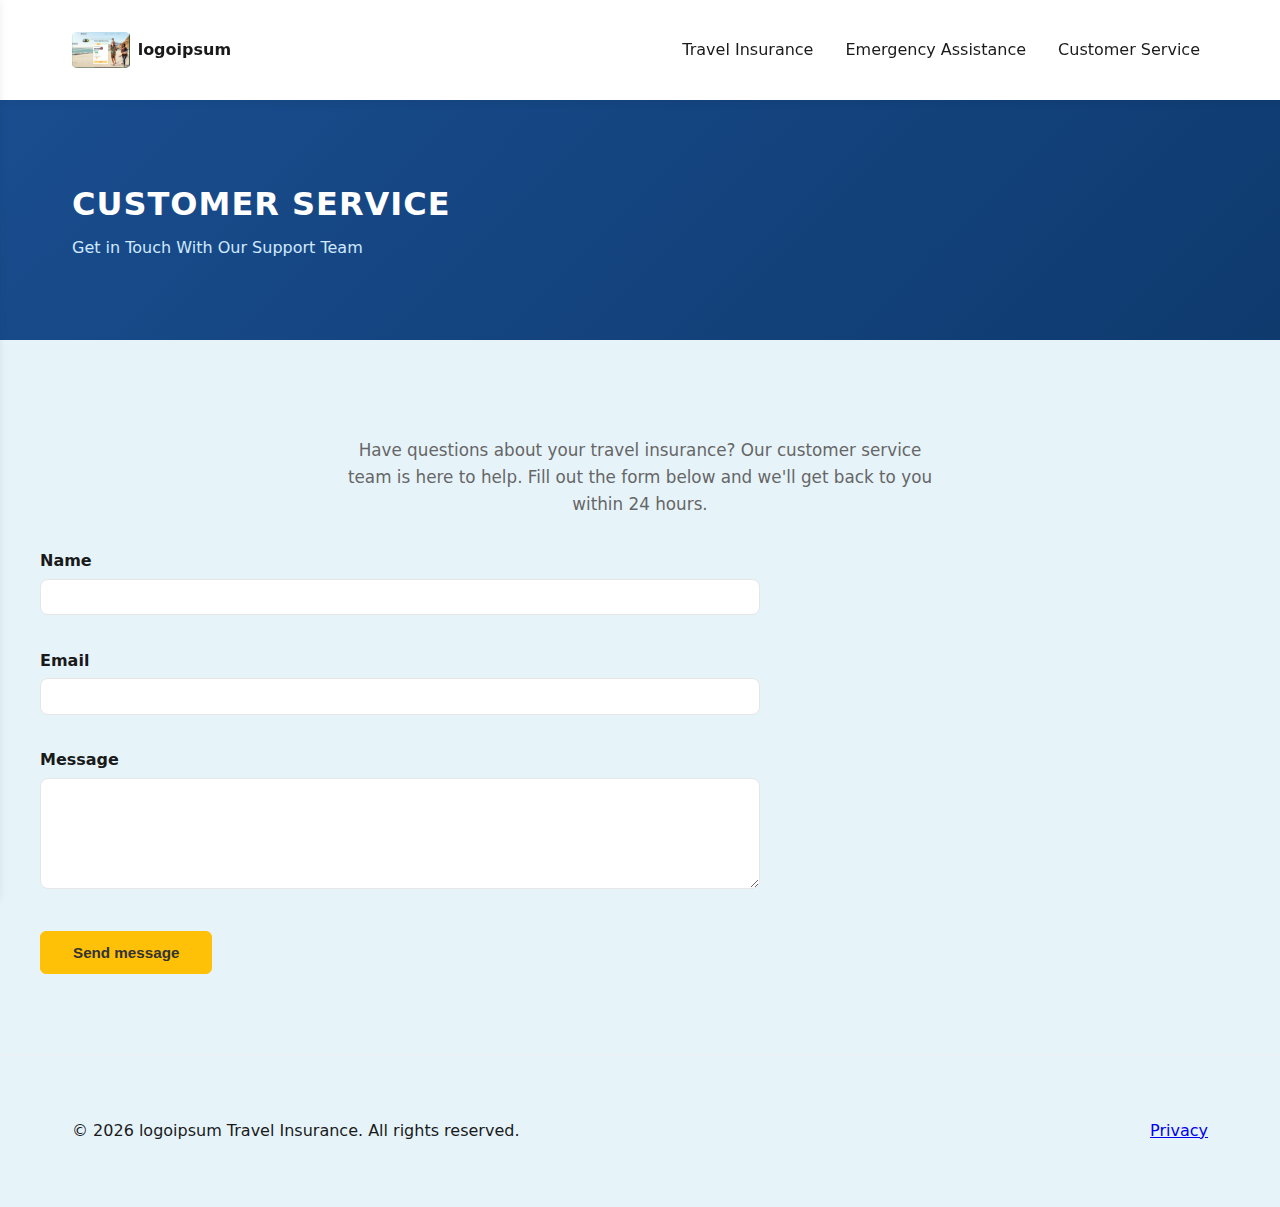
<file: contact.html>
<!doctype html>
<html lang="en">
<head>
  <meta charset="utf-8" />
  <meta name="viewport" content="width=device-width,initial-scale=1" />
  <title>Customer Service - logoipsum Travel Insurance</title>
  <meta name="description" content="Contact our customer service team for travel insurance support and inquiries." />
  <link rel="stylesheet" href="css/style.css" />
  <script defer src="js/script.js"></script>
</head>
<body>
  <header class="site-header">
    <div class="container header-inner">
      <a href="index.html" class="brand">
        <img src="images/img1.png" alt="logoipsum logo" class="brand__logo" />
        <span class="brand__text">logoipsum</span>
      </a>
      <nav class="nav" aria-label="Main navigation">
        <button id="nav-toggle" class="nav__toggle" aria-expanded="false" aria-controls="nav-drawer">
          Menu
        </button>
        <ul id="nav-desktop" class="nav__list">
          <li><a href="index.html">Travel Insurance</a></li>
          <li><a href="services.html">Emergency Assistance</a></li>
          <li><a href="contact.html">Customer Service</a></li>
        </ul>
      </nav>
    </div>
  </header>

  <!-- Mobile Navigation Drawer -->
  <div id="nav-drawer" class="nav-drawer" aria-hidden="true" role="navigation">
    <div class="drawer-header">
      <a href="index.html" class="brand" style="margin: 0;">
        <img src="images/img1.png" alt="logoipsum" class="brand__logo" />
        <span class="brand__text">logoipsum</span>
      </a>
      <button id="drawer-close" class="drawer-close" aria-label="Close menu">
        <span>×</span>
      </button>
    </div>
    <div class="drawer-menu">
      <div class="menu-item">
        <button class="menu-toggle" data-menu="travel" aria-expanded="false">
          <span class="menu-label">Travel Insurance</span>
          <span class="menu-arrow">^</span>
        </button>
        <ul class="submenu" id="travel-menu">
          <li><a href="#">Plans</a></li>
          <li><a href="#">Upgrades</a></li>
          <li><a href="#">Traveller Type</a></li>
          <li><a href="#">Trip Type</a></li>
          <li><a href="#">Benefits</a></li>
        </ul>
      </div>
      <div class="menu-item">
        <a href="services.html" class="menu-link">Emergency Assistance</a>
      </div>
      <div class="menu-item">
        <button class="menu-toggle" data-menu="service" aria-expanded="false">
          <span class="menu-label">Customer Service</span>
          <span class="menu-arrow">^</span>
        </button>
        <ul class="submenu" id="service-menu">
          <li><a href="contact.html">Contact Us</a></li>
          <li><a href="#">Support</a></li>
        </ul>
      </div>
    </div>
  </div>

  <div id="drawer-overlay" class="drawer-overlay" hidden></div>

  <main>
    <!-- Contact Hero Section -->
    <section class="contact-hero">
      <div class="container">
        <h1>Customer Service</h1>
        <p class="lead">Get in Touch With Our Support Team</p>
      </div>
    </section>

    <!-- Contact Form Section -->
    <section class="container" style="padding:3rem 0;">
      <div class="contact-intro">
        <p>Have questions about your travel insurance? Our customer service team is here to help. Fill out the form below and we'll get back to you within 24 hours.</p>
      </div>

      <form id="contact-form" class="contact-form" method="post" action="/thank-you" novalidate>
        <div class="form-row">
          <label for="name">Name</label>
          <input id="name" name="name" type="text" required minlength="2" aria-required="true" />
          <div class="error" id="err-name" aria-live="polite"></div>
        </div>

        <div class="form-row">
          <label for="email">Email</label>
          <input id="email" name="email" type="email" required aria-required="true" />
          <div class="error" id="err-email" aria-live="polite"></div>
        </div>

        <div class="form-row">
          <label for="message">Message</label>
          <textarea id="message" name="message" rows="6" required aria-required="true"></textarea>
          <div class="error" id="err-message" aria-live="polite"></div>
        </div>

        <div class="form-actions">
          <button id="submit-btn" class="btn btn-primary" type="submit">Send message</button>
        </div>

        <div id="form-status" role="status" aria-live="polite"></div>
      </form>
    </section>
  </main>

  <footer class="site-footer">
    <div class="container footer-inner">
      <p>© <span id="year"></span> logoipsum Travel Insurance. All rights reserved.</p>
      <nav aria-label="Footer links">
        <a href="privacy.html">Privacy</a>
      </nav>
    </div>
  </footer>
</body>
</html>
</file>
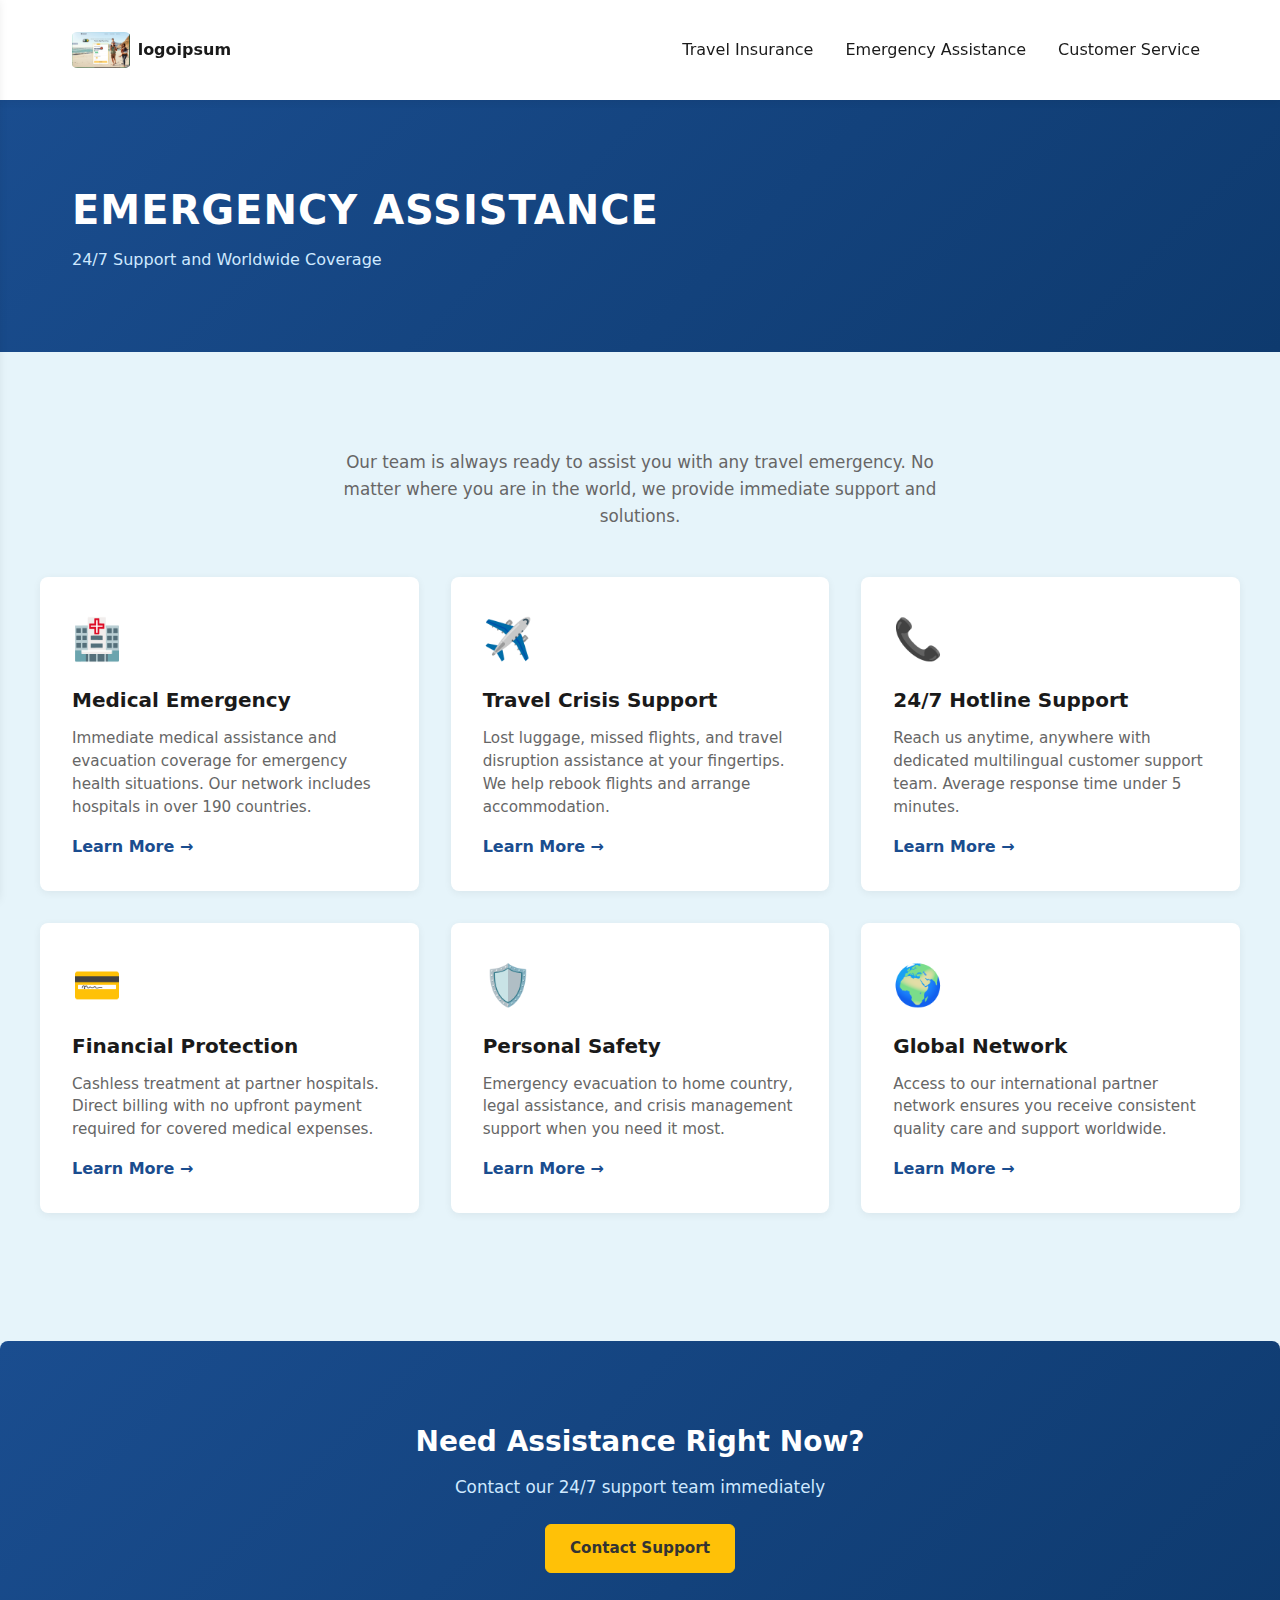
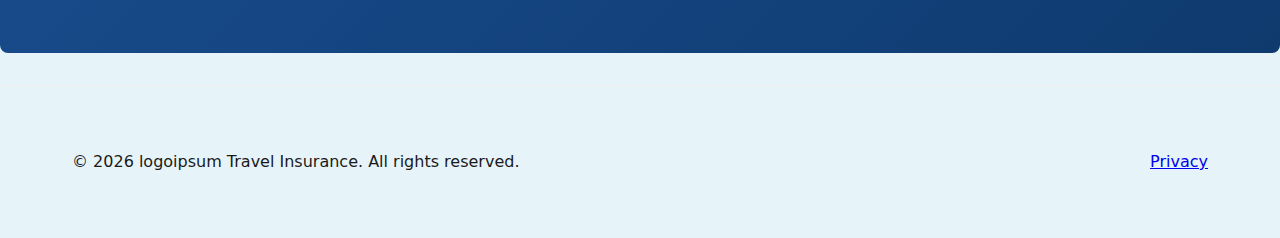
<file: services.html>
<!doctype html>
<html lang="en">
<head>
  <meta charset="utf-8" />
  <meta name="viewport" content="width=device-width,initial-scale=1" />
  <title>Emergency Assistance - logoipsum Travel Insurance</title>
  <meta name="description" content="24/7 Emergency Assistance services for travel insurance coverage and support." />
  <link rel="stylesheet" href="css/style.css" />
  <script defer src="js/script.js"></script>
</head>
<body>
  <header class="site-header">
    <div class="container header-inner">
      <a href="index.html" class="brand">
        <img src="images/img1.png" alt="logoipsum logo" class="brand__logo" />
        <span class="brand__text">logoipsum</span>
      </a>
      <nav class="nav" aria-label="Main navigation">
        <button id="nav-toggle" class="nav__toggle" aria-expanded="false" aria-controls="nav-drawer">
          Menu
        </button>
        <ul id="nav-desktop" class="nav__list">
          <li><a href="index.html">Travel Insurance</a></li>
          <li><a href="services.html">Emergency Assistance</a></li>
          <li><a href="contact.html">Customer Service</a></li>
        </ul>
      </nav>
    </div>
  </header>

  <!-- Mobile Navigation Drawer -->
  <div id="nav-drawer" class="nav-drawer" aria-hidden="true" role="navigation">
    <div class="drawer-header">
      <a href="index.html" class="brand" style="margin: 0;">
        <img src="images/img1.png" alt="logoipsum" class="brand__logo" />
        <span class="brand__text">logoipsum</span>
      </a>
      <button id="drawer-close" class="drawer-close" aria-label="Close menu">
        <span>×</span>
      </button>
    </div>
    <div class="drawer-menu">
      <div class="menu-item">
        <button class="menu-toggle" data-menu="travel" aria-expanded="false">
          <span class="menu-label">Travel Insurance</span>
          <span class="menu-arrow">^</span>
        </button>
        <ul class="submenu" id="travel-menu">
          <li><a href="#">Plans</a></li>
          <li><a href="#">Upgrades</a></li>
          <li><a href="#">Traveller Type</a></li>
          <li><a href="#">Trip Type</a></li>
          <li><a href="#">Benefits</a></li>
        </ul>
      </div>
      <div class="menu-item">
        <a href="services.html" class="menu-link">Emergency Assistance</a>
      </div>
      <div class="menu-item">
        <button class="menu-toggle" data-menu="service" aria-expanded="false">
          <span class="menu-label">Customer Service</span>
          <span class="menu-arrow">^</span>
        </button>
        <ul class="submenu" id="service-menu">
          <li><a href="contact.html">Contact Us</a></li>
          <li><a href="#">Support</a></li>
        </ul>
      </div>
    </div>
  </div>

  <div id="drawer-overlay" class="drawer-overlay" hidden></div>

  <main>
    <!-- Services Hero Section -->
    <section class="services-hero">
      <div class="container">
        <h1>Emergency Assistance</h1>
        <p class="lead">24/7 Support and Worldwide Coverage</p>
      </div>
    </section>

    <!-- Services Content -->
    <section class="container" style="padding:3rem 0;">
      <div class="services-intro">
        <p>Our team is always ready to assist you with any travel emergency. No matter where you are in the world, we provide immediate support and solutions.</p>
      </div>

      <div class="services-grid">
        <div class="service-item">
          <div class="service-icon">🏥</div>
          <h3>Medical Emergency</h3>
          <p>Immediate medical assistance and evacuation coverage for emergency health situations. Our network includes hospitals in over 190 countries.</p>
          <a href="#" class="service-link">Learn More →</a>
        </div>

        <div class="service-item">
          <div class="service-icon">✈️</div>
          <h3>Travel Crisis Support</h3>
          <p>Lost luggage, missed flights, and travel disruption assistance at your fingertips. We help rebook flights and arrange accommodation.</p>
          <a href="#" class="service-link">Learn More →</a>
        </div>

        <div class="service-item">
          <div class="service-icon">📞</div>
          <h3>24/7 Hotline Support</h3>
          <p>Reach us anytime, anywhere with dedicated multilingual customer support team. Average response time under 5 minutes.</p>
          <a href="#" class="service-link">Learn More →</a>
        </div>

        <div class="service-item">
          <div class="service-icon">💳</div>
          <h3>Financial Protection</h3>
          <p>Cashless treatment at partner hospitals. Direct billing with no upfront payment required for covered medical expenses.</p>
          <a href="#" class="service-link">Learn More →</a>
        </div>

        <div class="service-item">
          <div class="service-icon">🛡️</div>
          <h3>Personal Safety</h3>
          <p>Emergency evacuation to home country, legal assistance, and crisis management support when you need it most.</p>
          <a href="#" class="service-link">Learn More →</a>
        </div>

        <div class="service-item">
          <div class="service-icon">🌍</div>
          <h3>Global Network</h3>
          <p>Access to our international partner network ensures you receive consistent quality care and support worldwide.</p>
          <a href="#" class="service-link">Learn More →</a>
        </div>
      </div>
    </section>

    <!-- CTA Section -->
    <section class="services-cta">
      <div class="container">
        <h2>Need Assistance Right Now?</h2>
        <p>Contact our 24/7 support team immediately</p>
        <a href="contact.html" class="btn btn-primary">Contact Support</a>
      </div>
    </section>
  </main>

  <footer class="site-footer">
    <div class="container footer-inner">
      <p>© <span id="year"></span> logoipsum Travel Insurance. All rights reserved.</p>
      <nav aria-label="Footer links">
        <a href="privacy.html">Privacy</a>
      </nav>
    </div>
  </footer>
</body>
</html>
</file>
<file: css/style.css>
:root{
  --max-width: 1200px;
  --container-pad: 2rem;
  --brand: #1a4d8f;
  --primary-accent: #ffc107;
  --secondary-accent: #ff9800;
  --bg: #e6f4fa;
  --muted: #666666;
  --card-bg: #ffffff;
  --radius: 8px;
  --focus: 3px solid rgba(26,77,143,0.15);
  --text: #1a1a1a;
  --shadow: 0 4px 12px rgba(20,20,20,0.1);
  font-family: system-ui, -apple-system, "Segoe UI", Roboto, "Helvetica Neue", Arial;
  color-scheme: light;
}

*{box-sizing:border-box}
html,body{height:100%}
body{
  margin:0;
  background:var(--bg);
  color:var(--text);
  line-height:1.5;
  -webkit-font-smoothing:antialiased;
  font-size:16px;
}

.container{
  width:100%;
  max-width:var(--max-width);
  margin:0 auto;
  padding:var(--container-pad);
}

.header-inner, .footer-inner {display:flex;align-items:center;justify-content:space-between;gap:1rem}
.site-header{
  background:#ffffff;
  position:sticky;
  top:0;
  z-index:40;
  box-shadow:0 2px 8px rgba(0,0,0,0.06);
}

.brand{display:flex;align-items:center;gap:.5rem;text-decoration:none;color:inherit;font-weight:600}
.brand__logo{height:36px;width:auto;border-radius: 10%;}

.nav{display:flex;align-items:center;gap:1rem}
.nav__toggle{display:inline-block;background:none;border:1px solid #eee;padding:.4rem .6rem;border-radius:6px;cursor:pointer}
.nav__list{list-style:none;padding:0;margin:0;display:none;gap:1rem}
.nav a{text-decoration:none;color:inherit;padding:.5rem;border-radius:8px;transition:all 0.2s}
.nav a:hover{background:#f0f0f0;color:var(--brand)}
.nav a:focus{outline:var(--focus)}

@media (min-width:900px){
  .nav__toggle{display:none}
  .nav__list{display:flex}
}

.hero{padding:3rem 0;background:linear-gradient(135deg, #e6f4fa 0%, #d4ebf7 100%)}
.hero-inner{display:flex;flex-direction:column;gap:1.5rem;align-items:stretch}
.hero-content{flex:1;order:1}
.hero-media{order:2}
.hero-subtitle{color:#1a4d8f;font-size:0.85rem;font-weight:600;letter-spacing:2px;margin:0 0 1rem;text-transform:uppercase}
.hero-content h1{margin:0 0 2rem;font-size:2.5rem;line-height:1.2;color:#1a1a1a}
.lead{color:var(--muted);margin:0 0 1rem}

.quote-form{background:#ffffff;border-radius:12px;padding:2rem;box-shadow:0 8px 24px rgba(0,0,0,0.08)}
.form-tabs{display:flex;gap:0;margin-bottom:1.5rem;border-bottom:2px solid #f0f0f0}
.tab-btn{background:none;border:none;padding:0.75rem 1.5rem;font-size:1rem;font-weight:600;color:#999;cursor:pointer;position:relative;margin-bottom:-2px;border-bottom:3px solid transparent;transition:all 0.3s}
.tab-btn.active{color:var(--brand);border-bottom-color:var(--primary-accent)}
.tab-btn:hover{color:var(--brand)}

.form-content{display:flex;flex-direction:column;gap:1.5rem}
.form-group{display:flex;flex-direction:column}
.form-group label{font-weight:600;margin-bottom:0.5rem;color:#1a1a1a;font-size:0.95rem}

.destination-input{position:relative}
.destination-input input{width:100%;padding:0.75rem;border:1px solid #e0e0e0;border-radius:6px;font-size:0.95rem}
.destination-input input:focus{outline:var(--focus);border-color:var(--brand)}
.selected-destinations{display:flex;flex-wrap:wrap;gap:0.5rem;margin-top:0.75rem}
.tag{display:inline-flex;align-items:center;gap:0.5rem;background:#f5f5f5;padding:0.4rem 0.75rem;border-radius:20px;font-size:0.9rem}
.tag button{background:none;border:none;cursor:pointer;font-size:1rem;padding:0;color:#999;line-height:1}
.tag button:hover{color:#333}

.date-select{position:relative}
.date-select input{width:100%;padding:0.75rem;border:1px solid #e0e0e0;border-radius:6px;font-size:0.95rem}
.date-select input:focus{outline:var(--focus);border-color:var(--brand)}
.date-label{position:absolute;right:1rem;top:50%;transform:translateY(-50%);background:#4caf50;color:white;padding:0.25rem 0.75rem;border-radius:4px;font-size:0.85rem;font-weight:600}

.age-input{display:flex;align-items:center;gap:0}
.age-btn{background:var(--primary-accent);border:none;width:44px;height:44px;font-size:1.5rem;cursor:pointer;color:white;font-weight:bold;transition:background 0.3s}
.age-btn:hover{background:var(--secondary-accent)}
.age-input input{flex:1;padding:0.75rem;border:1px solid #e0e0e0;border-left:none;border-right:none;text-align:center;font-size:1rem;font-weight:600;background:#f9f9f9}
.age-input input:focus{outline:var(--focus);background:white}

.form-group input[type="text"],
.form-group input[type="date"]{width:100%;padding:0.75rem;border:1px solid #e0e0e0;border-radius:6px;font-size:0.95rem}
.form-group input:focus{outline:var(--focus);border-color:var(--brand);background:white}

.btn{display:inline-block;padding:0.75rem 1.5rem;border-radius:6px;text-decoration:none;border:1px solid transparent;font-weight:600;cursor:pointer;transition:all 0.3s;font-size:0.95rem}
.btn-primary{background:var(--primary-accent);color:#333;border-color:var(--primary-accent)}
.btn-primary:hover{background:var(--secondary-accent);border-color:var(--secondary-accent)}
.btn-block{width:100%;display:block}

.hero-media{margin:0;padding:0}
.hero-media img{max-width:100%;height:auto;border-radius:12px;box-shadow:var(--shadow);display:block}

/* features / cards */
.features{padding:1.5rem 0;display:none}
.cards{display:grid;grid-template-columns:1fr;gap:1rem}
.card{background:var(--card-bg);padding:1rem;border-radius:10px;box-shadow:var(--shadow)}

.section{padding:2rem 0}
.service-grid{display:grid;gap:1rem;grid-template-columns:1fr}
.service-card{padding:1rem;background:var(--card-bg);border-radius:10px;box-shadow:var(--shadow)}

.site-footer{border-top:1px solid #efefef;padding:1rem 0;margin-top:2rem}

/* Navigation Drawer Styles */
.nav-drawer{position:fixed;top:0;left:0;width:280px;height:100vh;background:#fff;box-shadow:-2px 0 10px rgba(0,0,0,0.1);overflow-y:auto;z-index:50;transform:translateX(-100%);transition:transform 0.3s ease}
.nav-drawer[aria-hidden="false"]{transform:translateX(0);display:block}
.nav-drawer[aria-hidden="true"]{display:block}

.drawer-header{display:flex;align-items:center;justify-content:space-between;padding:1.5rem;border-bottom:1px solid #f0f0f0}
.drawer-header .brand{display:flex;gap:.5rem}
.drawer-close{background:none;border:none;font-size:1.5rem;cursor:pointer;color:#333;padding:0}
.drawer-close:hover{color:var(--brand)}

.drawer-menu{padding:1rem 0}
.menu-item{border-bottom:1px solid #f0f0f0}
.menu-toggle{width:100%;padding:1rem 1.5rem;background:none;border:none;text-align:left;cursor:pointer;display:flex;justify-content:space-between;align-items:center;color:var(--brand);font-weight:600;font-size:0.95rem;transition:background 0.2s}
.menu-toggle:hover{background:#f9f9f9}
.menu-label{display:flex;align-items:center}
.menu-arrow{display:block;transition:transform 0.3s;font-size:0.8rem}
.menu-toggle[aria-expanded="true"] .menu-arrow{transform:rotate(180deg)}

.submenu{list-style:none;padding:0;margin:0;background:#f9f9f9;max-height:0;overflow:hidden;transition:max-height 0.3s ease}
.submenu[aria-hidden="false"]{max-height:500px}
.submenu li{border-bottom:1px solid #f2f2f2}
.submenu li:last-child{border-bottom:none}
.submenu a{display:block;padding:0.75rem 1.5rem 0.75rem 2.5rem;text-decoration:none;color:#666;font-size:0.9rem;transition:color 0.2s}
.submenu a:hover{color:var(--brand)}

.menu-link{display:block;padding:1rem 1.5rem;text-decoration:none;color:#333;font-weight:600;border:none;background:none;cursor:pointer;width:100%}
.menu-link:hover{background:#f9f9f9}

/* Drawer overlay (dimmed background) */
.drawer-overlay{position:fixed;top:0;left:0;width:100%;height:100%;background:rgba(0,0,0,0.5);z-index:45;backdrop-filter:blur(2px)}
.drawer-overlay[hidden]{display:none}

@media (max-width:899px){
  .mega-inner{flex-direction:column;align-items:stretch}
  .mega-right{width:auto;border-left:none;padding-left:0}
  .mega-left img{width:100%;max-width:320px;margin:0 auto}
}

/* Services Page Styles */
.services-hero{background:linear-gradient(135deg, #1a4d8f 0%, #0e3a6e 100%);color:#fff;padding:3rem 0;margin-bottom:2rem}
.services-hero h1{margin:0 0 0.5rem;font-size:2rem;text-transform:uppercase;letter-spacing:1px}
.services-hero .lead{color:#cfe9ff;margin:0}

.services-intro{text-align:center;margin-bottom:3rem;max-width:600px;margin-left:auto;margin-right:auto}
.services-intro p{font-size:1.05rem;line-height:1.6;color:var(--muted)}

.services-grid{display:grid;grid-template-columns:1fr;gap:2rem;margin-bottom:3rem}
.service-item{background:#fff;padding:2rem;border-radius:8px;box-shadow:0 2px 8px rgba(0,0,0,0.06);transition:transform 0.3s,box-shadow 0.3s}
.service-item:hover{transform:translateY(-4px);box-shadow:0 8px 20px rgba(0,0,0,0.12)}
.service-icon{font-size:2.5rem;margin-bottom:1rem}
.service-item h3{margin:0 0 0.75rem;font-size:1.25rem;color:#1a1a1a}
.service-item p{margin:0 0 1rem;color:var(--muted);font-size:0.95rem}
.service-link{display:inline-block;color:var(--brand);text-decoration:none;font-weight:600;transition:color 0.2s}
.service-link:hover{color:var(--secondary-accent)}

.services-cta{background:linear-gradient(135deg, #1a4d8f 0%, #0e3a6e 100%);color:#fff;padding:3rem 0;border-radius:8px;text-align:center;margin:2rem 0}
.services-cta h2{margin:0 0 0.75rem;font-size:1.75rem}
.services-cta p{margin:0 0 1.5rem;color:#cfe9ff;font-size:1.05rem}
.services-cta .btn{background:#ffc107;color:#333}

@media (min-width:768px){
  .services-grid{grid-template-columns:repeat(2,1fr)}
  .services-hero h1{font-size:2.5rem}
}

@media (min-width:900px){
  .services-grid{grid-template-columns:repeat(3,1fr)}
}

/* Contact Page Styles */
.contact-hero{background:linear-gradient(135deg, #1a4d8f 0%, #0e3a6e 100%);color:#fff;padding:3rem 0;margin-bottom:2rem}
.contact-hero h1{margin:0 0 0.5rem;font-size:2rem;text-transform:uppercase;letter-spacing:1px}
.contact-hero .lead{color:#cfe9ff;margin:0}

.contact-intro{text-align:center;margin-bottom:2rem;max-width:600px;margin-left:auto;margin-right:auto}
.contact-intro p{font-size:1.05rem;line-height:1.6;color:var(--muted)}

.contact-form{max-width:720px}
.form-row{display:flex;flex-direction:column;margin-bottom:1rem}
.form-row label{font-weight:600;margin-bottom:.35rem}
.form-row input, .form-row textarea{padding:.6rem;border-radius:8px;border:1px solid #e6e6e6;width:100%}
.form-row input:focus, .form-row textarea:focus{outline:var(--focus);border-color:var(--brand)}
.error{color:#b00020;font-size:.9rem;height:1.1rem}
.form-actions{margin-top:1.5rem}
.form-actions .btn{padding:0.75rem 2rem}

/* responsive */
@media (min-width:900px){
  .hero-inner{flex-direction:row;gap:2rem;align-items:flex-start}
  .hero-content{flex:0 0 45%;max-width:45%;order:1}
  .hero-media{flex:0 0 55%;max-width:55%;order:2}
  .hero-content h1{font-size:2.2rem}
  .quote-form{margin-top:1rem}
  .cards{grid-template-columns:repeat(3,1fr)}
  .service-grid{grid-template-columns:repeat(3,1fr)}
}

@media (max-width:899px){
  :root{--container-pad:1rem}
  .hero-content h1{font-size:1.8rem}
  .hero-subtitle{font-size:0.8rem}
  .nav__toggle{display:inline-block}
}
</file>
